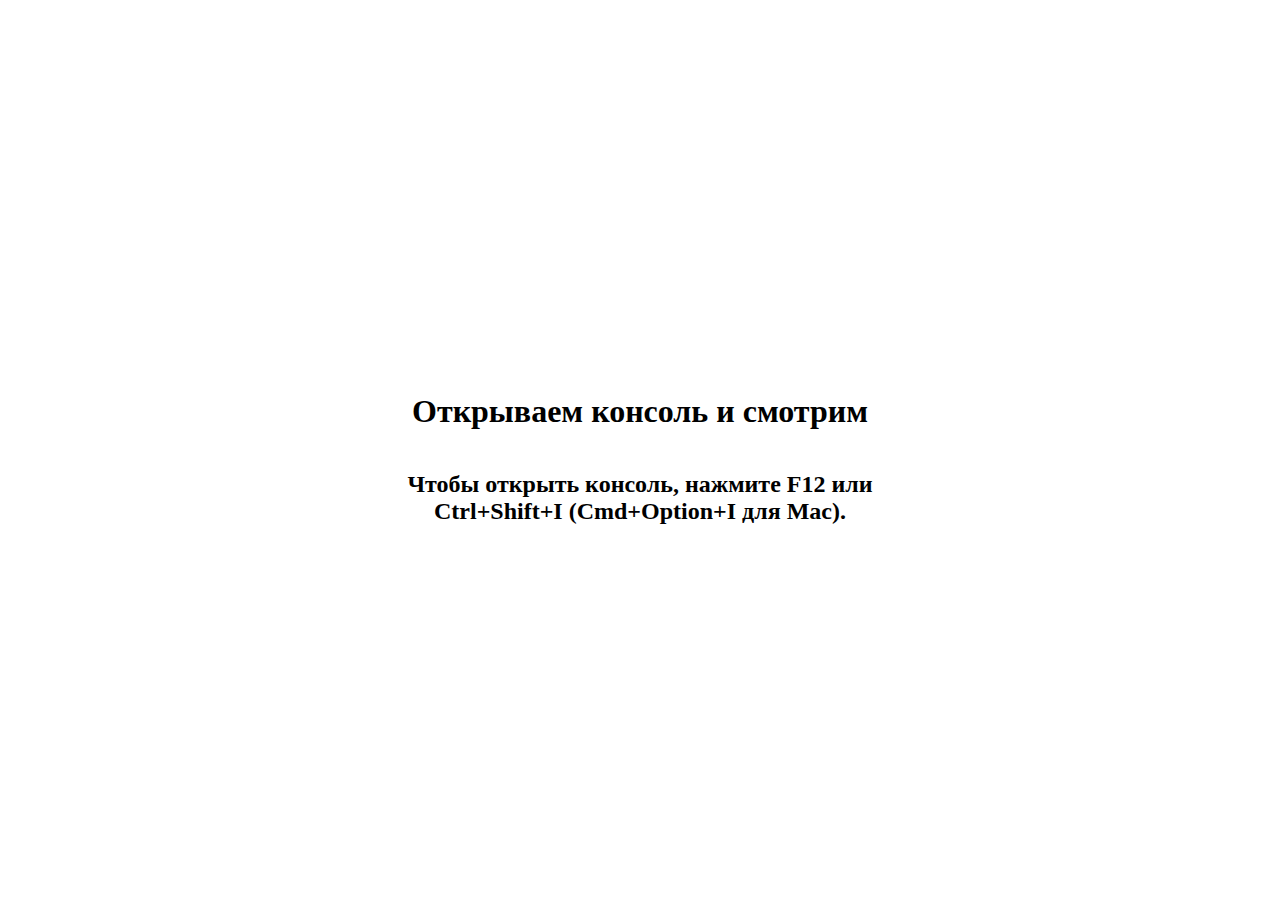
<file: week_1/index.html>
<!DOCTYPE html>
<html lang="en">
<head>
    <meta charset="UTF-8">
    <meta name="viewport" content="width=device-width, initial-scale=1.0">
    <title>Document</title>
    <style>
        .info{
            height: 100vh;
            width: 100vw;
            display: flex;
            flex-direction: column;
            justify-content: center;
            align-items: center;
            text-align: center;
            max-width: 40%;
            margin: 0 auto;
        }
    </style>
</head>
<body>
    <div class="info">
        <h1>Открываем консоль и смотрим</h1>
        <h2>Чтобы открыть консоль, нажмите F12 или Ctrl+Shift+I (Cmd+Option+I для  Mac).</h2>    
    </div>
    

    <script src="./getFullUserData.js"></script>
    <!-- <script src="./getUserPosts.js"></script>  -->
    <!-- <script src="./arr_to_object.js"></script>  -->
    <!-- <script src="./averageAge.js"></script>  -->
    <!-- <script src="./checkNumber.js"></script>  -->
    <!-- <script src="./createTaskManager.js"></script>  -->
    <!-- <script src="./factorial.js"></script>  -->
    <!-- <script src="./fibonacci.js"></script>  -->
    <!-- <script src="./findMax.js"></script>  -->
    <!-- <script src="./generateFibonacciSeries.js"></script>  -->
    <!-- <script src="./getUserPosts.js"></script>  -->
    <!-- <script src="./humanDescription.js"></script>  -->
    <!-- <script src="./oddNumbers.js"></script>  -->
    <!-- <script src="./palindrome.js"></script>  -->
    <!-- <script src="./palindrome.js"></script>  -->
    <!-- <script src="./promise.js"></script> -->
    <!-- <script src="./students_teachers.js"></script> -->
    <!-- <script src="./sumNumbers.js"></script> -->
</body>
</html>
</file>
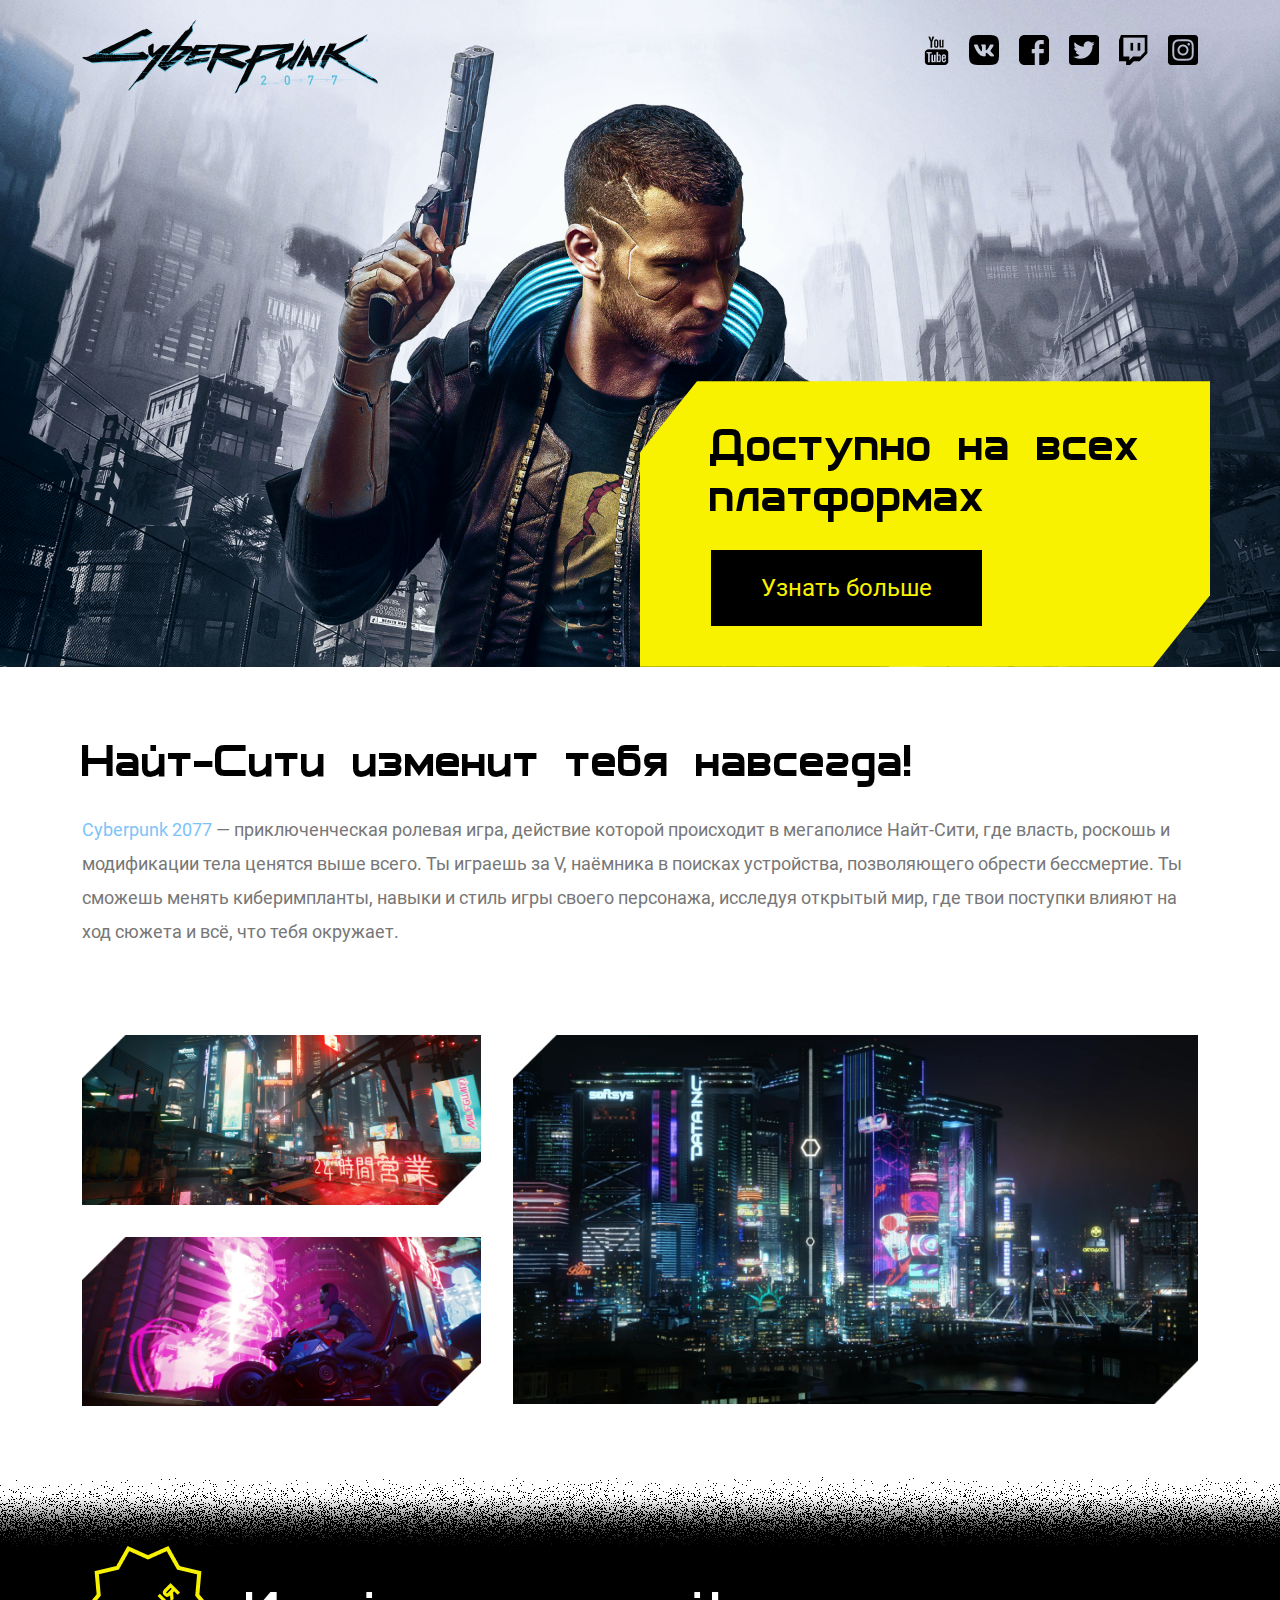
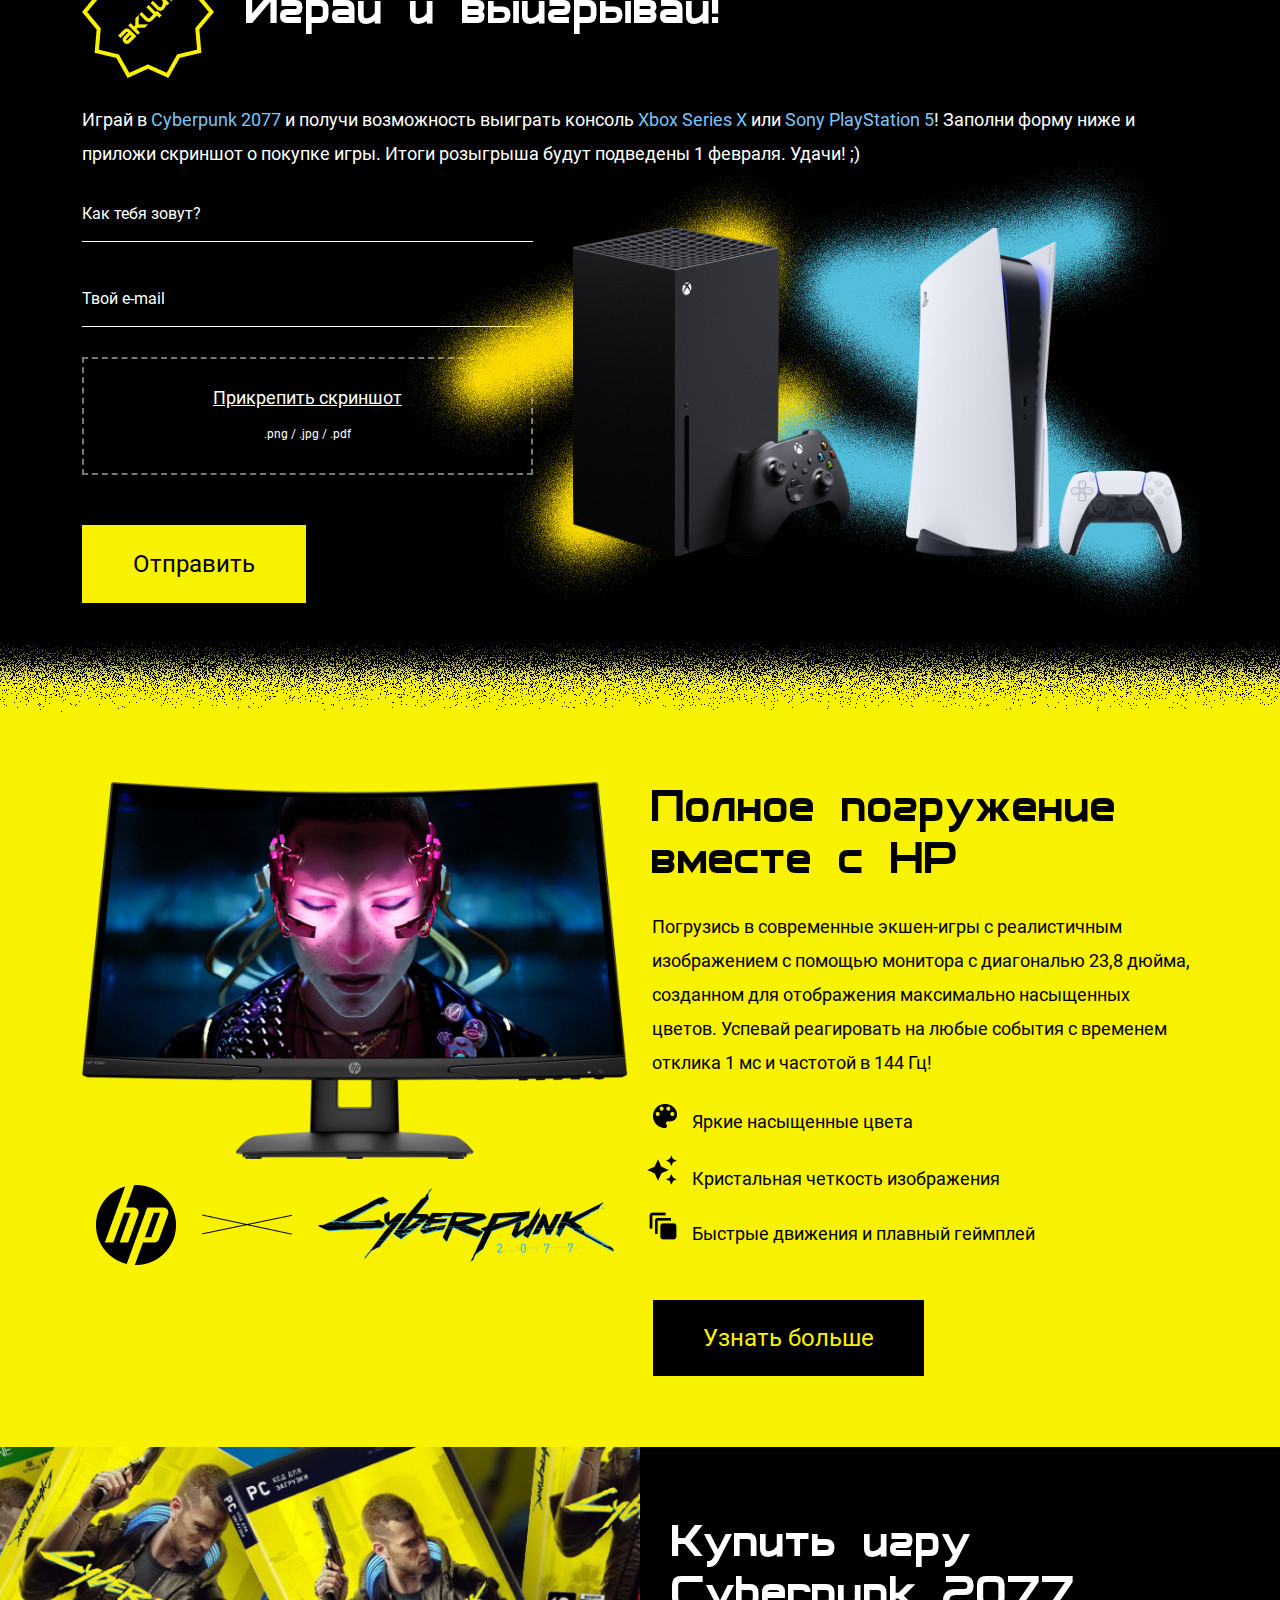
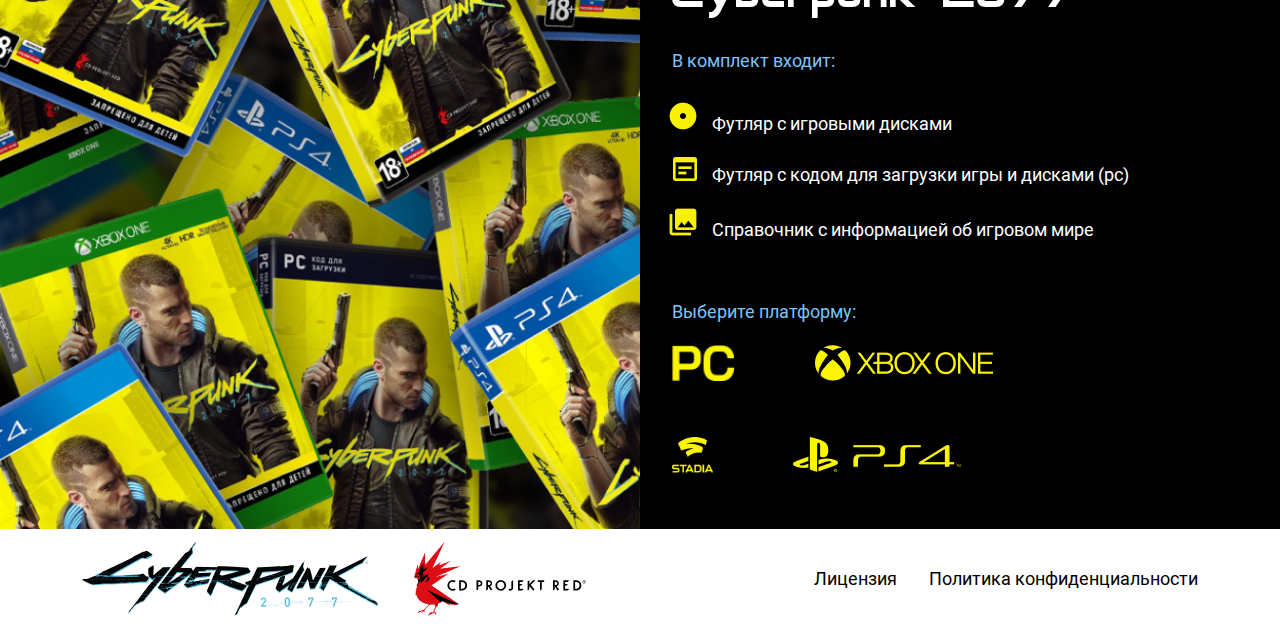
<file: week_2/Cyberpunk/index.html>
<!DOCTYPE html>
<html lang="en">

<head>
  <meta charset="UTF-8">
  <meta name="viewport" content="width=device-width, initial-scale=1.0">
  <title>Cyberpunk</title>
  <link href="https://cdn.jsdelivr.net/npm/bootstrap@5.1.3/dist/css/bootstrap.min.css" rel="stylesheet">
  <link rel="stylesheet" href="src/styles/style.css">
</head>

<body>

  <!-- Navbar -->
  <nav class="navbar navbar-expand-lg">
    <div class="container">
      <a class="navbar-brand" href="#"><img src="src/img/Layer 2.png" alt=""></a>
      <div class="social">
        <ul class="social-list">
          <li class="social-list_item"><a href="#"><img src="src/img/YouTube.png" alt="YouTube"></a></li>
          <li class="social-list_item"><a href="#"><img src="src/img/vk logo.png" alt="VK"></a></li>
          <li class="social-list_item"><a href="#"><img src="src/img/facebook-rect logo.png" alt="Facebook"></a></li>
          <li class="social-list_item"><a href="#"><img src="src/img/twitter-square logo.png" alt="Twitter"></a></li>
          <li class="social-list_item"><a href="#"><img src="src/img/twitch logo.png" alt="Twitch"></a></li>
          <li class="social-list_item"><a href="#"><img src="src/img/instagram-square logo.png" alt="Instagram"></a>
          </li>
        </ul>
      </div>
    </div>
  </nav>

  <!-- Main Content -->
  <div class="container-fluid p-0">
    <div class="banner">
      <div class="slider">
        <div class="slide active">
          <img src="./src/img/11.jpg" alt="banner img">
        </div>
        <div class="slide">
          <img src="./src/img/111.jpg" alt="banner img">
        </div>
        <div class="slide">
          <img src="./src/img/Untitled-1 2.jpg" alt="banner img">
        </div>
        
      </div>
      
      <div class="container banner-text_wrap">
        <div class="row justify-content-end">
          <div class="banner-text bordered col-md-6 col-12">
            <p class="title">Доступно на всех платформах</p>
            <button class="btn btn-primary learn-more">Узнать больше</button>
          </div>
        </div>
      </div>

    </div>
  </div>
  <section>
    <div class="container">
      <div class="row">
        <h2 class="title">Найт-Сити изменит тебя навсегда!</h2>
        <p><span class="marker">Cyberpunk 2077</span> — приключенческая ролевая игра, действие которой происходит в мегаполисе
          Найт-Сити, где власть, роскошь и модификации тела ценятся выше всего. Ты играешь за V, наёмника в поисках
          устройства, позволяющего обрести бессмертие. Ты сможешь менять киберимпланты, навыки и стиль игры своего
          персонажа, исследуя открытый мир, где твои поступки влияют на ход сюжета и всё, что тебя окружает.</p>
        <div class="image-grid">
          <div class="first"><img src="src/img/Rectangle 62.png" alt=""></div>
          <div class="second"><img src="src/img/Rectangle 63.png" alt=""></div>
          <div class="third"><img src="src/img/Rectangle 61.png" alt=""></div>
        </div>
      </div>
    </div>
  </section>
  <section class="play-and-win mb-0 pb-0 bg-black">
    <div class="container">
      <div class="row">
        <h2 class="title"><span class="sale"><img src="src/img/Group 215.png" alt=""></span>Играй и выигрывай!</h2>
        <p>Играй в <span class="marker">Cyberpunk 2077</span> и получи возможность выиграть консоль <span
            class="marker">Xbox Series X</span> или <span class="marker">Sony PlayStation 5</span>! Заполни форму ниже и
          приложи скриншот о покупке игры. Итоги розыгрыша будут подведены 1 февраля. Удачи! ;)</p>
        <div class="col-5">
          <form class="contact-form" id="game-form">
            <div class="contact-form_input">
              <input type="text" id="name" name="name" required>
              <label>Как тебя зовут?</label>
            </div>
            <div class="contact-form_input">
              <input type="email" id="email" name="email" required>
              <label>Твой e-mail</label>
            </div>
            <div class="contact-form_attach">
              <label class="label">
                <div class="label-text">Прикрепить скриншот</div>
                <span class="label-text_format">.png / .jpg / .pdf</span>
                <input type="file" />
              </label>
            </div>
            <p id="errorMessages"></p>
            <button class="btn" type="submit">Отправить</button>
          </form>
          <div id="loader">Отправка данных...</div> 
        </div>
        <div class="col-7">
          <div class="row">
            <div class="col-6 graffiti graffiti-yellow"><img src="src/img/Layer 1.png" alt=""></div>
            <div class="col-6 graffiti graffiti-blue"><img
                src="src/img/Playstation-5-games-console-transparent-background-png-image.png" alt="">
            </div>
          </div>
        </div>
      </div>
    </div>
  </section>
  <section class="dive-hp mt-0 mb-0">
    <div class="container">
      <div class="row">
        <div class="col-6">
          <img src="src/img/c06611743 1.png" alt="">
          <div class="logo-group">
            <img src="src/img/hp-2 logo.png" alt="">
            <img src="src/img/Group 235.png" alt="">
            <img src="src/img/Layer 2.png" alt="">
          </div>
        </div>
        <div class="col-6">
          <h2 class="title">Полное погружение вместе с HP</h2>
          <p>Погрузись в современные экшен-игры с реалистичным изображением с помощью монитора с диагональю 23,8 дюйма,
            созданном для отображения максимально насыщенных цветов. Успевай реагировать на любые события с временем
            отклика 1 мс и частотой в 144 Гц!</p>
          <ul class="icon-list">
            <li>Яркие насыщенные цвета</li>
            <li>Кристальная четкость изображения</li>
            <li>Быстрые движения и плавный геймплей</li>
          </ul>
          <button class="btn btn-primary learn-more">Узнать больше</button>
        </div>
      </div>
    </div>
  </section>
   <section class="buy-cyberpunk mt-0 mb-0 bg-black" id="buy-game">
    <div class="container-fluid">
      <div class="row">
        <div class="col-6 buy-cyberpunk_bg">
        </div>
        <div class="col-6 buy-cyberpunk_content">
          <h2 class="title">Купить игру <br> Cyberpunk 2077</h2>
          <p class="marker">В комплект входит:</p>
          <ul class="icon-list">
            <li>Футляр с игровыми дисками</li>
            <li>Футляр с кодом для загрузки игры и дисками (pc)</li>
            <li>Справочник с информацией об игровом мире</li>
          </ul>
          <p class="marker">Выберите платформу:</p>
          <div class="logo-group_vertical">
            <div class="logo-group_item">
              <img src="src/img/PC.png" alt="">
              <img src="src/img/xbox-one-3 logo.png" alt="">
            </div>
            <div class="logo-group_item">
              <img src="src/img/stadia logo.png" alt="">
              <img src="src/img/Playstation logo.png" alt="">
            </div>
          </div>
        </div>
      </div>
    </div>
  </section>



  <!-- Footer -->
  <footer class="footer bg-white text-center text-lg-start">
    <div class="container">
      <div class="row">
        <div class="footer-logo col-6">
          <img src="src/img/Layer 2.png" alt="">
          <img src="src/img/g10.png" alt="">
        </div>
        <div class="footer-links col-6">
          <nav>
            <ul>
              <li><a href="#">Лицензия</a></li>
              <li><a href="#">Политика конфиденциальности</a></li>
            </ul>
          </nav>
        </div>
      </div>
    </div>
  </footer>

  <script src="https://cdn.jsdelivr.net/npm/@popperjs/core@2.10.2/dist/umd/popper.min.js"></script>
  <script src="https://cdn.jsdelivr.net/npm/bootstrap@5.1.3/dist/js/bootstrap.min.js"></script>
  <script type="module" src="./src/scripts/main.js"></script>
</body>

</html>
</file>
<file: week_2/Cyberpunk/src/styles/style.css>
* {
    margin: 0;

    a {
        text-decoration: none;
    }
}

@font-face {
    font-family: "Roboto";
    src: url("../fonts/Roboto.ttf") format("truetype");
    font-style: normal;
    font-weight: normal;
    font-display: swap;
}

@font-face {
    font-family: "Archangelsk";
    src: url("../fonts/Archangelsk.ttf") format("truetype");
    font-style: normal;
    font-weight: normal;
    font-display: swap;
}

body {
    font-family: "Roboto", sans-serif;
    font-size: clamp(16px, 4cqi, 18px);
    line-height: clamp(32px, 4cqi, 34px);
    color: #777;
}

img {
    width: 100%;
    height: auto;
}

section {
    margin: 70px auto;
}

.marker {
    background-color: transparent;
    color: #7cc4f8;
}

.title {
    font-family: Archangelsk;
    font-size: clamp(30px, 4cqi, 62px);
    line-height: clamp(30px, 4cqi, 63px);
    font-weight: 400;
    color: #000;
    margin-bottom: 25px;
}

.bg-black .title {
    color: #fff;
}
.btn{
    width: fit-content;
    height: 78px;
    padding: 19px 50px 19px 50px;
    background-color: #F8F200;
    border: 1px solid #F8F200;
    color: #000;
    font-size: 24px;
    border-radius: 0;
}
.btn:hover{
    background-color: transparent;
    color: #F8F200;
}
.btn-primary {
    width: fit-content;
    height: 78px;
    padding: 19px 50px 19px 50px;
    background-color: #000;
    border: 1px solid #F8F200;
    color: #F8F200;
    font-size: 24px;
    border-radius: 0;
}

.btn-primary:hover {
    background-color: transparent;
    border: 1px solid #000;
    color: #000;
}

.banner {
    position: relative;
}
.banner img{
    object-fit: cover;
}
.banner-text_wrap {
    position: absolute;
    bottom: 0;
    right: 0;
    left: 0;
}
.slider{
    display: flex;
    flex-direction: row;
}

.slider .slide{
    opacity: 0;
    width: 0;
    /* display: block; */
    transition: opacity .2s ease-in-outs
  }
  
  .slider .slide.active{
    width: 100%;
    opacity: 1;

    /* display: block; */
    transition: opacity .2s ease-in-out
  }

.banner-text {
    background-color: #F8F200;
    padding: 40px 70px;
}

.bordered {
    clip-path: polygon(10% 0, 100% 0, 100% 75%, 90% 100%, 0 100%, 0 25%);
}

.navbar {
    height: 74px;
    position: absolute;
    top: 0;
    width: 100%;
    margin-top: 20px;
    z-index: 9;
}

.social-list {
    display: flex;
    gap: 20px;
    list-style: none;
}

.social-list_item:hover {
    transform: scale(1.1);
}

.image-grid {
    display: grid;
    grid-template-columns: repeat(8, 1fr);
    grid-template-rows: repeat(2, 1fr);
    grid-column-gap: 32px;
    grid-row-gap: 32px;
    margin-top: 70px;
}

.first {
    grid-area: 1 / 1 / 2 / 4;
}

.second {
    grid-area: 2 / 1 / 3 / 4;
}

.third {
    grid-area: 1 / 4 / 3 / 9;
}

.play-and-win {
    color: #fff;
}

.play-and-win:before,
.play-and-win:after {
    content: '';
    display: block;
    width: 100%;
    height: 70px;
}

.play-and-win:before {

    background-image: url('../img/22\ 1.png');

}

.play-and-win:after {
    background-image: url('../img/22\ 2.png');
}

.sale img {
    width: 132px;
    height: auto;
    margin-right: 32px;
}

.graffiti {
    background-size: cover;
    position: relative;
    display: flex;
    justify-content: flex-end;
    align-items: center;
    margin: 25px 0 70px;
}

.graffiti img {
    position: relative;
    padding: 16px;
    z-index: 1;
}

.graffiti-yellow::before {
    content: url(../img/Layer\ 5.png);
    position: absolute;
}

.graffiti-blue::before {
    content: url(../img/Layer\ 6.png);
    position: absolute;
}

.dive-hp {
    background-color: #F8F200;
    color: #000;
    padding: 70px 0;
}

.logo-group {
    display: flex;
    align-items: center;
    justify-content: center;
    gap: 25px;
    margin-top: 26px;
}

.logo-group img {
    height: fit-content;
    width: auto;
}

.icon-list {
    margin-bottom: 40px;
}
.icon-list li {
    padding: 8px;
}
.icon-list li::before {
    padding-inline-start: 1ch;
    padding: 8px 0;
}

.dive-hp .icon-list li:nth-child(1) {
    list-style-image: url(../img/Vector.png);
}

.dive-hp .icon-list li:nth-child(2) {
    list-style-image: url(../img/Vector\ \(1\).png);
}

.dive-hp .icon-list li:nth-child(3) {
    list-style-image: url(../img/Vector\ \(2\).png);
}

.logo-group_item {
    display: flex;
    gap: 80px;
    margin-bottom: 56px;
}

.logo-group_item img {
    width: auto;
    height: 36px;
}

.buy-cyberpunk {
    color: #fff;
}

.buy-cyberpunk_bg {
    background-image: url('../img/Untitled-1 1.jpg');
    background-size: cover;
}

.buy-cyberpunk_content {
    padding: 70px 32px 0;
}

.footer {
    height: 100px;
    display: flex;
    align-items: center;
}

.footer-links {
    display: flex;
    justify-content: flex-end;
    align-items: center;
}

.footer-links ul {
    list-style: none;
    display: flex;
    gap: 32px;
    margin: 0;
}

.footer-links a {
    color: #000;
}

.footer img {
    height: 74px;
    width: auto;
    margin-right: 32px;
}

.buy-cyberpunk .icon-list li:nth-child(1) {
    list-style-image: url(../img/Subtract.png);
}

.buy-cyberpunk .icon-list li:nth-child(2) {
    list-style-image: url(../img/Vector\ \(3\).png);
}

.buy-cyberpunk .icon-list li:nth-child(3) {
    list-style-image: url(../img/Vector\ \(4\).png);
}

  
  .contact-form .contact-form_input {
    position: relative;
  }
  
  .contact-form .contact-form_input input {
    width: 100%;
    padding: 10px 0;
    font-size: 16px;
    color: #fff;
    margin-bottom: 30px;
    border: none;
    border-bottom: 1px solid #fff;
    outline: none;
    background: transparent;
  }
  .contact-form .contact-form_input label {
    position: absolute;
    top:0;
    left: 0;
    padding: 10px 0;
    font-size: 16px;
    color: #fff;
    pointer-events: none;
    transition: .3s;
  }
  
  .contact-form .contact-form_input input:focus ~ label,
  .contact-form .contact-form_input input:valid ~ label {
    top: -20px;
    left: 0;
    color: #F8F200;
    font-size: 12px;
  }

  .contact-form_attach{
    text-align: center;
  }
  
  .contact-form input[type=file] {
    outline: 0;
    opacity: 0;
    pointer-events: none;
    user-select: none;
    display: none;
  }
  .contact-form .btn{
    margin-top: 34px;
  }
  #errorMessages{
    color: red; 
    margin-top: 1rem;
  }
  .error {
    border: 2px solid red;
  }
  
  #loader {
    display: none;
    position: fixed;
    top: 0;
    left: 0;
    width: 100%;
    height: 100%;
    background: rgba(0, 0, 0, 0.8);
    color: white;
    font-size: 24px;
    text-align: center;
    padding-top: 20%;
    z-index: 1000;
  }
  
  .label {
    border: 2px dashed #777;
    border-radius: 0;
    display: block;
    padding: 22px;
    transition: border 300ms ease;
    cursor: pointer;
    text-align: center;
  }
  .label:hover{
    border-color: #F8F200;
  }
  .label .label-text{
    text-decoration: underline;
  }
  .label-text_format{
    font-size: 12px;
  }

/* @media (max-width: 430px){
    .navbar .container{
        display: flex;
    align-items: center;
    justify-content: center;
    }
    .banner img{
        object-fit: cover;
    }
    .banner-text_wrap {
        bottom: -25%;
    }
} */
</file>
